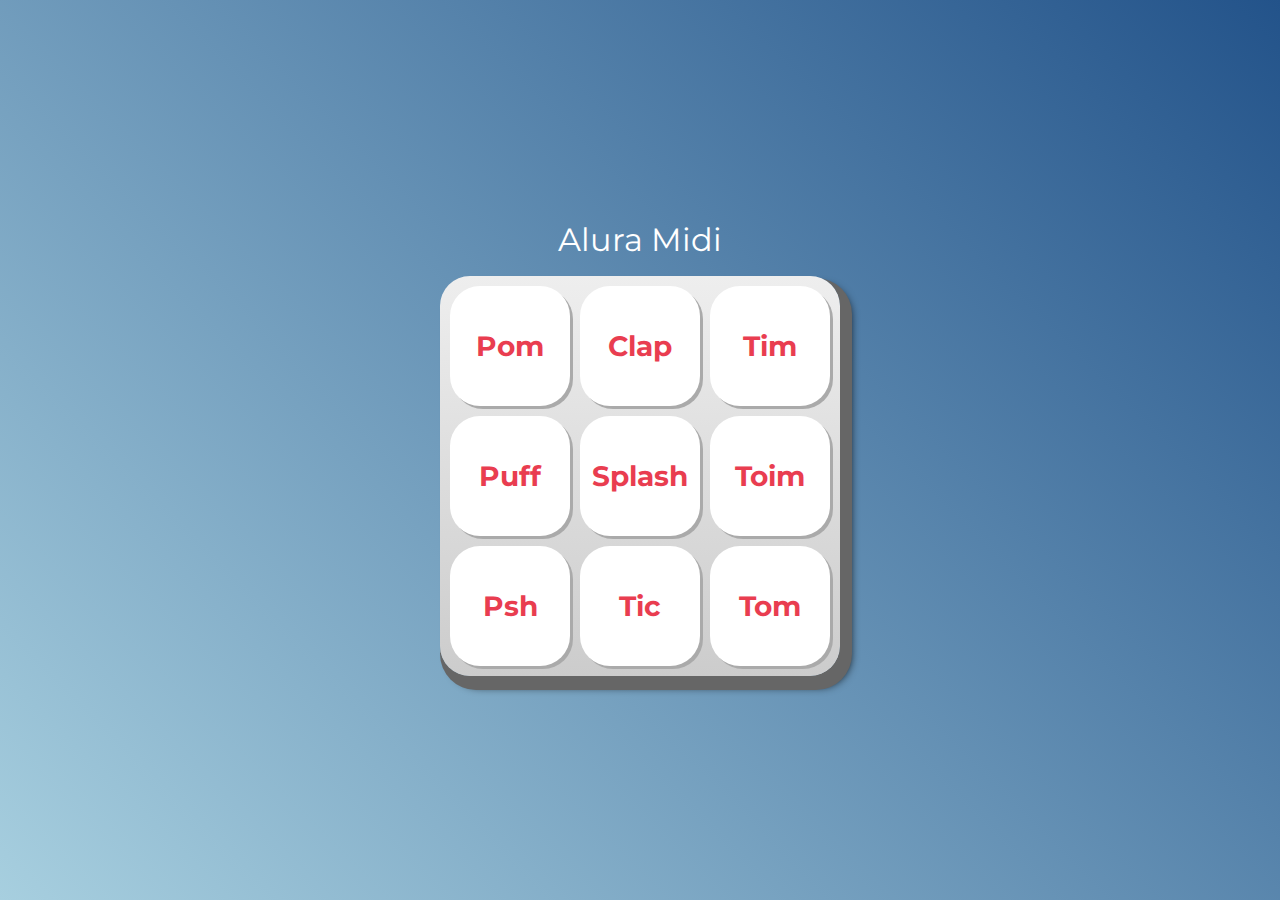
<file: JavaScript_Alura/index.html>
<!DOCTYPE html>
<html lang="pt-BR">
<head>
    <meta charset="UTF-8">
    <meta http-equiv="X-UA-Compatible" content="IE=edge">
    <meta name="viewport" content="width=device-width, initial-scale=1.0">

    <title>Alura MIDI</title>

    <link rel="preconnect" href="https://fonts.googleapis.com">
    <link rel="preconnect" href="https://fonts.gstatic.com" crossorigin>
    <link href="https://fonts.googleapis.com/css2?family=Montserrat:wght@500;600&display=swap" rel="stylesheet">

    <link rel="icon" type="image/png" href="images/bateria.png">
    <link rel="stylesheet" href="css/reset.css">
    <link rel="stylesheet" href="css/estilos.css">

</head>
<body>

    <h1>Alura Midi</h1>

    <section class="teclado">
        <button class="tecla tecla_pom">Pom</button>
        <button class="tecla tecla_clap">Clap</button>
        <button class="tecla tecla_tim">Tim</button>

        <button class="tecla tecla_puff">Puff</button>
        <button class="tecla tecla_splash">Splash</button>
        <button class="tecla tecla_toim">Toim</button>

        <button class="tecla tecla_psh">Psh</button>
        <button class="tecla tecla_tic">Tic</button>
        <button class="tecla tecla_tom">Tom</button>
    </section>

    <audio src="sounds/keyq.wav" id="som_tecla_pom"></audio>
    <audio src="sounds/keyw.wav" id="som_tecla_clap"></audio>
    <audio src="sounds/keye.wav" id="som_tecla_tim"></audio>
    <audio src="sounds/keya.wav" id="som_tecla_puff"></audio>
    <audio src="sounds/keys.wav" id="som_tecla_splash"></audio>
    <audio src="sounds/keyd.wav" id="som_tecla_toim"></audio>
    <audio src="sounds/keyz.wav" id="som_tecla_psh"></audio>
    <audio src="sounds/keyx.wav" id="som_tecla_tic"></audio>
    <audio src="sounds/keyc.wav" id="som_tecla_tom"></audio>

    <script src="main.js"></script>

</body>
</html>
</file>
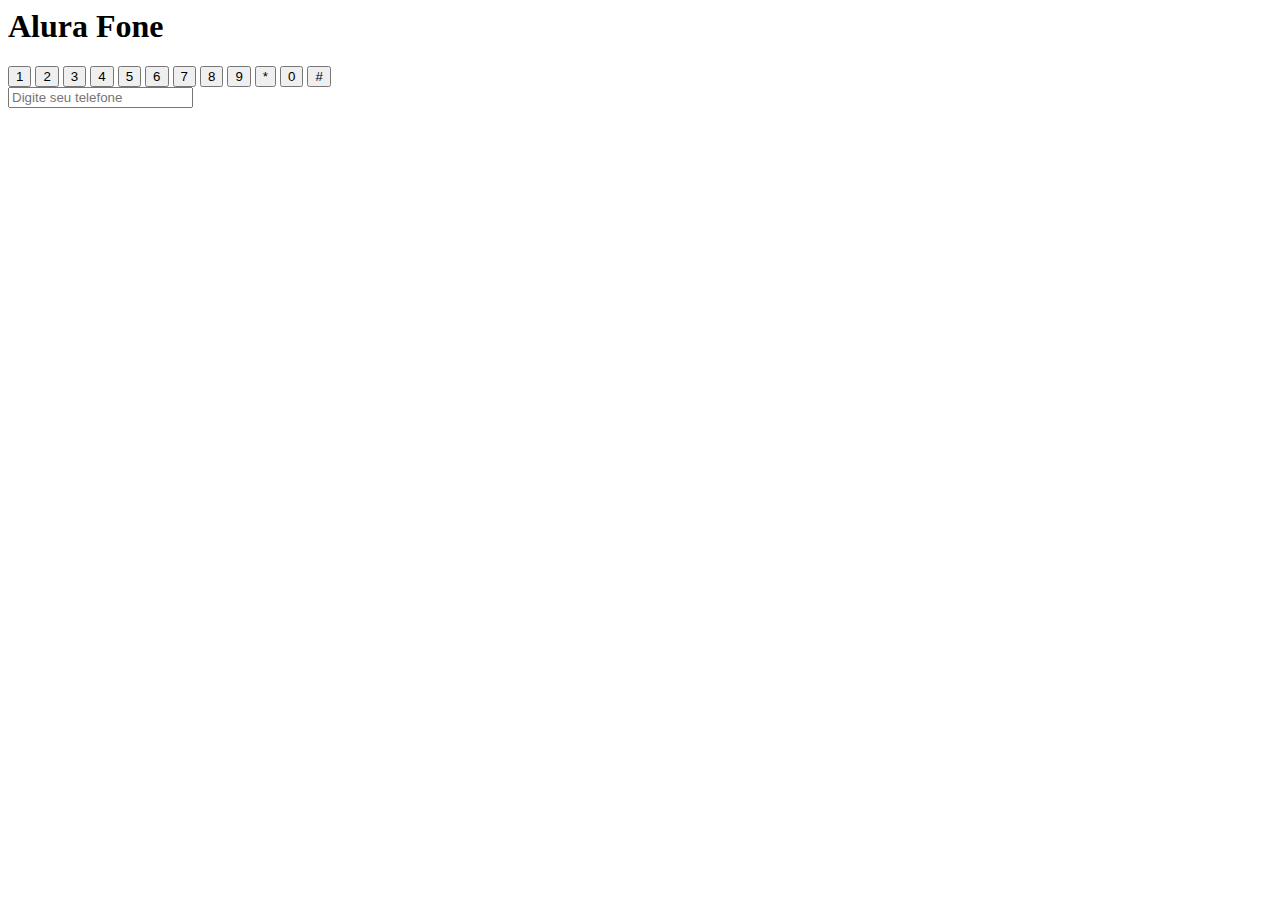
<file: Desafio_Alura/desafio.html>
<html>  
    <h1> Alura Fone </h1>
 <section class="teclado">
    <input type="button" value="1">
    <input type="button" value="2">
    <input type="button" value="3">
    <input type="button" value="4">
    <input type="button" value="5">
    <input type="button" value="6">
    <input type="button" value="7">
    <input type="button" value="8">
    <input type="button" value="9">
    <input type="button" value="*">
    <input type="button" value="0">
    <input type="button" value="#">
  </section>
  <input type="tel" placeholder="Digite seu telefone">
</html>
</file>
<file: JavaScript_Alura/css/estilos.css>
:root {
  --cinza: #aaa;
  --vermelha: #e93d50;
  --vermelha-escura: #af303f;
  --branca: #fff;
  --luz: rgb(229, 255, 0);
}

body {
  align-items: center;
  background: linear-gradient(45deg, #a7cfdf 0%,#23538a 100%);
  display: flex;
  justify-content: center;
  flex-direction: column;
  font-family: 'Montserrat', sans-serif;
  min-height: 100vh;
}

h1 {
  color: var(--branca);
  margin-bottom: 20px;
  font-size: 2rem;
}

.teclado {
  background: linear-gradient(to bottom, #eeeeee 0%,#cccccc 100%);
  box-shadow: 6px 8px 0 6px #666, 10px 10px 10px #000;
  border-radius: 30px;
  display: grid;
  gap: 10px;
  grid-template-columns: repeat(3, 1fr);
  padding: 10px;
}

.tecla {
  background-color: var(--branca);
  border-radius: 30px;
  box-shadow: 3px 3px 0 var(--cinza);
  color: var(--vermelha);
  cursor: pointer;
  height: 120px;
  font-size: 1.75em;
  font-weight: bold;
  line-height: 120px;
  text-align: center;
  width: 120px;
}

.tecla.ativa,
.tecla:active {
  background-color: var(--vermelha);
  border: 4px solid  var(--vermelha);
  box-shadow: 3px 3px 0 var(--vermelha-escura) inset;
  color: var(--branca);
  outline: none;
}

.tecla.focus,
.tecla:focus {
  outline: none;
  box-shadow: 1px 1px 10px var(--luz);
}

.tecla.ativa:focus,
.tecla:active:focus {
  box-shadow: 3px 3px 0 var(--vermelha-escura) inset, 1px 1px 10px var(--luz);
}
</file>
